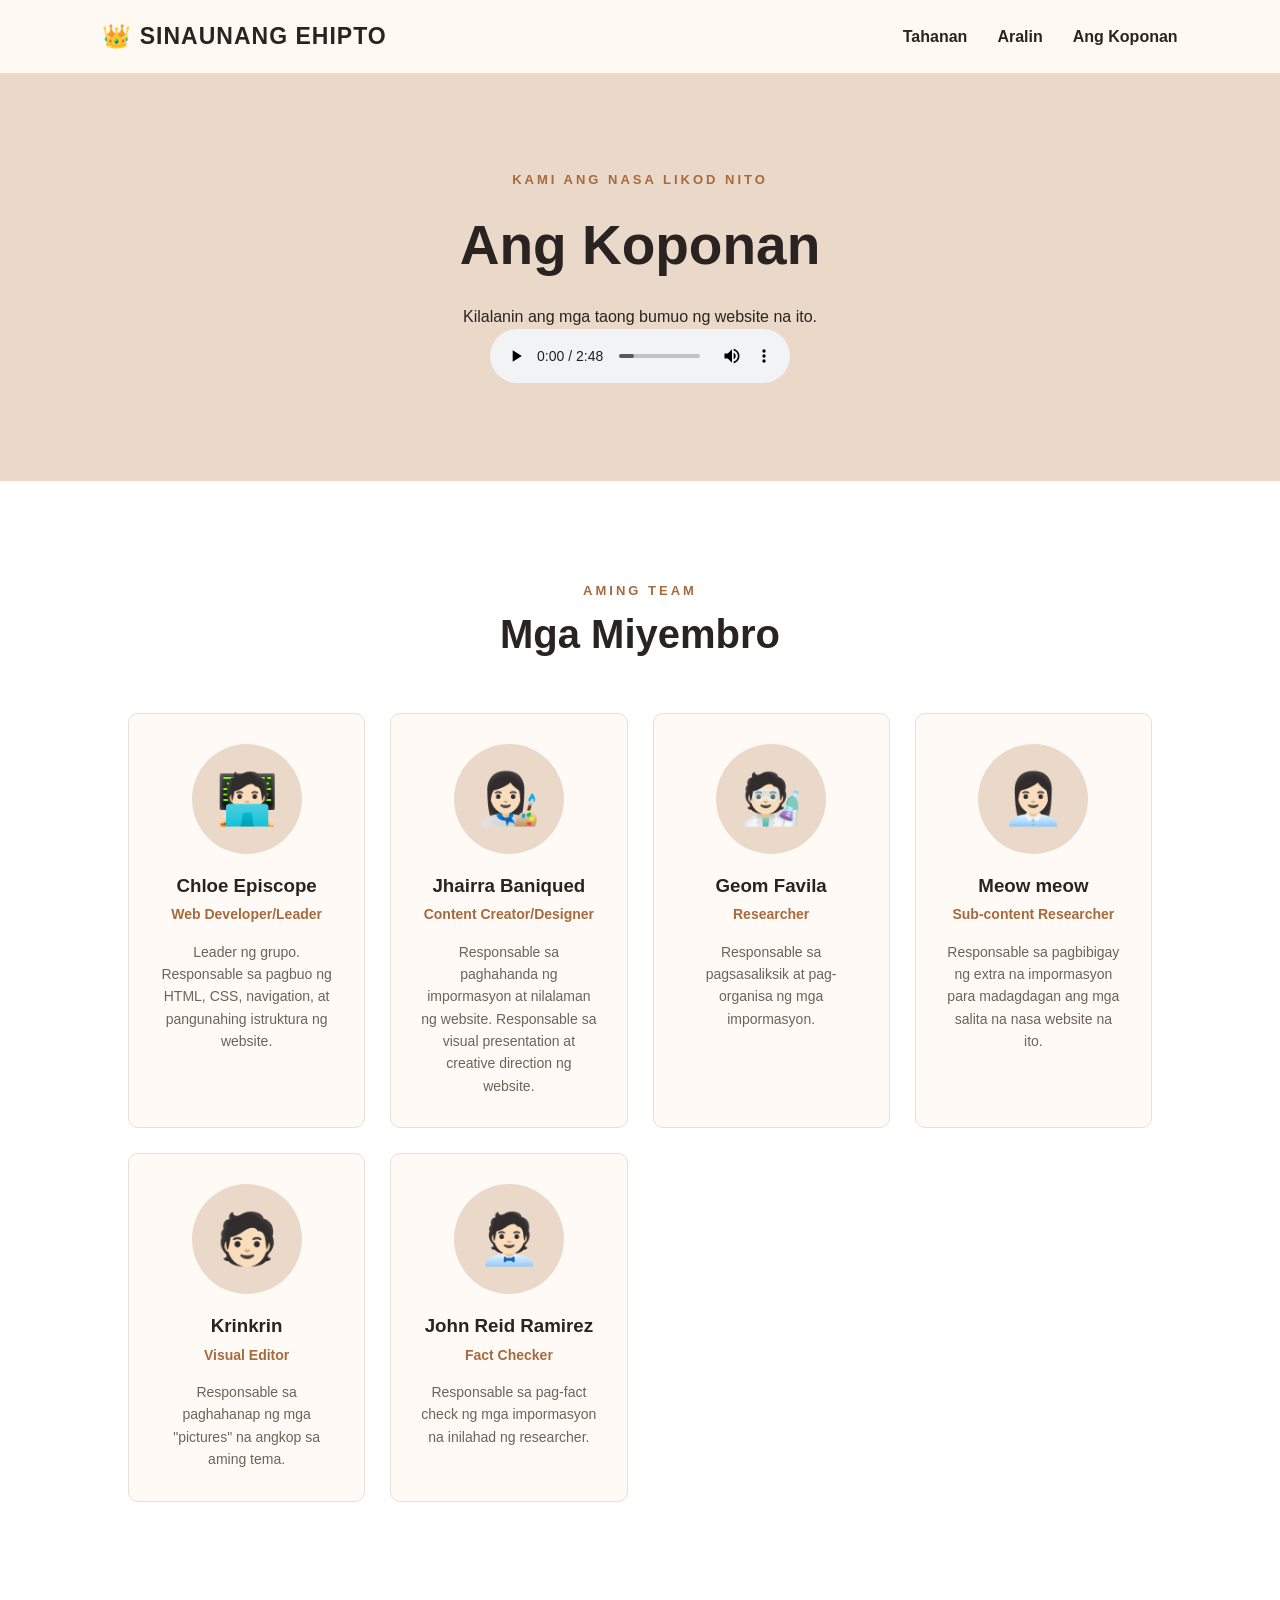
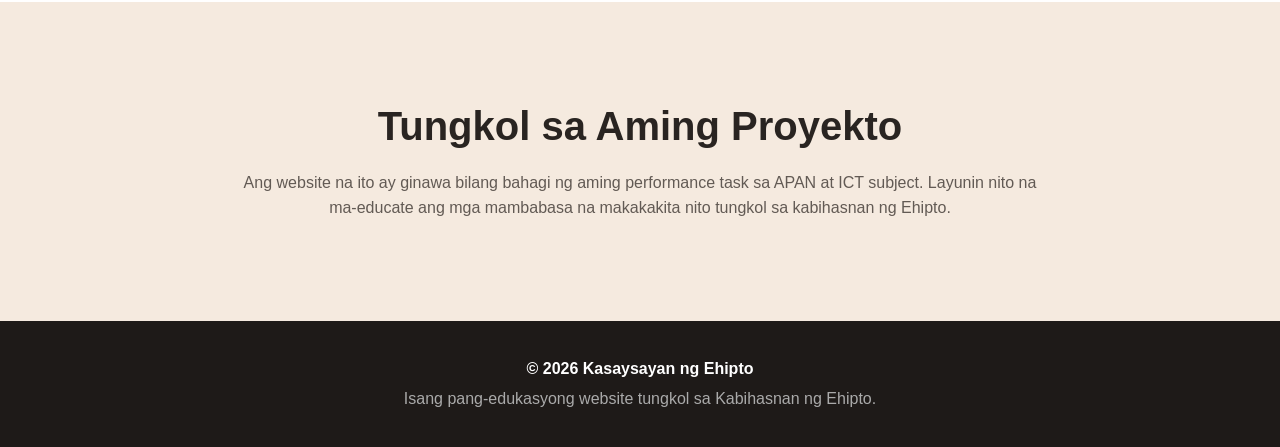
<file: koponan.html>
<!DOCTYPE html>
<html lang="tl">

<head>

    <meta charset="UTF-8">

    <meta name="viewport"
          content="width=device-width, initial-scale=1.0">

    <title>Pamana ng Ehipto | Ang Koponan</title>

    <link rel="stylesheet" href="style.css">

</head>

<body>


    <header>

        <div class="logo">
            👑 SINAUNANG EHIPTO
        </div>

        <nav>

            <a href="index.html">
                Tahanan
            </a>

            <a href="aralin.html">
                Aralin
            </a>

            <a href="koponan.html">
                Ang Koponan
            </a>

        </nav>

    </header>


    <section class="page-banner">

        <p class="small-title">
            KAMI ANG NASA LIKOD NITO
        </p>

        <h1>
            Ang Koponan
        </h1>

        <p>
            Kilalanin ang mga taong bumuo
            ng website na ito.
        </p>

<audio id="egyptMusic" controls loop>
    <source src="backgroundmusic.mp3" type="audio/mpeg">
    Hindi suportado ng iyong browser ang audio.
</audio>

    </section>


    <section class="team">

        <div class="section-heading">

            <p class="small-title">
                AMING TEAM
            </p>

            <h2>
                Mga Miyembro
            </h2>

        </div>


        <div class="team-grid">


            <div class="member">

                <div class="member-image">
                    🧑🏻‍💻
                </div>

                <h3>
                    Chloe Episcope
                </h3>

                <p class="role">
                    Web Developer/Leader
                </p>

                <p>
                    Leader ng grupo. Responsable sa pagbuo ng HTML,
                    CSS, navigation, at pangunahing
                    istruktura ng website. 
                </p>

            </div>


            <div class="member">

                <div class="member-image">
                    👩🏻‍🎨
                </div>

                <h3>
                    Jhairra Baniqued
                </h3>

                <p class="role">
                    Content Creator/Designer
                </p>

                <p>
                    Responsable sa paghahanda ng
                    impormasyon at nilalaman ng website. Responsable sa visual presentation
                    at creative direction ng website.
                </p>

            </div>


            <div class="member">

                <div class="member-image">
                    🧑🏻‍🔬
                </div>

                <h3>
                    Geom Favila
                </h3>

                <p class="role">
                    Researcher
                </p>

                <p>
                    Responsable sa pagsasaliksik at
                    pag-organisa ng mga impormasyon.
                </p>

            </div>


            <div class="member">

                <div class="member-image">
                    👩🏻‍💼
                </div>

                <h3>
                    Meow meow
                </h3>

                <p class="role">
                    Sub-content Researcher
                </p>

                <p>
                    Responsable sa pagbibigay ng extra na impormasyon
                    para madagdagan ang mga salita
                    na nasa website na ito. 
                </p>

            </div>


            <div class="member">

                <div class="member-image">
                    🧑🏻
                </div>

                <h3>
                    Krinkrin
                </h3>

                <p class="role">
                    Visual Editor
                </p>

                <p>
                    Responsable sa paghahanap ng mga "pictures" na angkop sa aming tema.
                </p>

            </div>

            <div class="member">

                <div class="member-image">
                    🧑🏻‍💼
                </div>

                <h3>
                    John Reid Ramirez
                </h3>

                <p class="role">
                    Fact Checker
                </p>

                <p>
                    Responsable sa pag-fact check ng mga impormasyon na inilahad ng researcher.
                </p>

            </div>


        </div>

    </section>


    <section class="project">

        <h2>
            Tungkol sa Aming Proyekto
        </h2>

        <p>
            Ang website na ito ay ginawa bilang bahagi
            ng aming performance task sa APAN at ICT subject.
            Layunin nito na ma-educate ang mga mambabasa na makakakita nito
            tungkol sa kabihasnan ng Ehipto.
        </p>

    </section>

    <footer>

        <p>
            © 2026 Kasaysayan ng Ehipto
        </p>

        <p>
            Isang pang-edukasyong website tungkol sa Kabihasnan ng Ehipto.
        </p>

    </footer>

<script src="script.js"></script>


</body>

</html>
</file>
<file: style.css>
* {
    margin: 0;
    padding: 0;
    box-sizing: border-box;

    font-family:
        Arial,
        Helvetica,
        sans-serif;
}


html {
    scroll-behavior: smooth;
}


body {
    background: #fffaf5;
    color: #292421;
    line-height: 1.6;
}

header {
    position: fixed;

    top: 0;
    left: 0;

    width: 100%;

    display: flex;
    justify-content: space-between;
    align-items: center;

    padding: 18px 8%;

    background: rgba(255, 250, 245, 0.96);

    border-bottom: 1px solid #eadfd5;

    z-index: 1000;
}


.logo {
    font-size: 23px;

    font-weight: bold;

    letter-spacing: 1px;
}


nav {
    display: flex;
    gap: 30px;
}


nav a {
    color: #292421;

    text-decoration: none;

    font-weight: bold;

    transition: 0.3s;
}


nav a:hover {
    color: #a66a3f;
}


button {
    border: none;

    padding: 14px 28px;

    background: #292421;

    color: white;

    font-size: 15px;

    font-weight: bold;

    cursor: pointer;

    border-radius: 6px;

    transition: 0.3s;
}


button:hover {
    background: #a66a3f;

    transform: translateY(-2px);
}


a {
    text-decoration: none;
}


.hero {
    min-height: 100vh;

    padding: 150px 10% 80px;

    display: flex;

    justify-content: center;

    align-items: center;

    text-align: center;

    background:
        linear-gradient(
            rgba(70, 45, 30, 0.68),
            rgba(70, 45, 30, 0.68)
        ),

        url("https://encrypted-tbn0.gstatic.com/images?q=tbn:ANd9GcRwEvXIicIn3GmNH7MX09RKVIuzQOCR2ZjUZ-BW1350b5SxEwtxL6G1xRct&s=10")
        center / cover;
}


.hero-content {
    max-width: 850px;

    color: white;
}


.hero h1 {
    font-size: 65px;

    line-height: 1.1;

    margin: 15px 0 25px;
}


.hero p {
    max-width: 700px;

    margin: 0 auto 30px;

    font-size: 19px;
}


.small-title {
    font-size: 13px;

    font-weight: bold;

    letter-spacing: 3px;

    color: #a66a3f;
}


.hero .small-title {
    color: #f5d9bd;
}


section {
    padding: 100px 10%;
}


.section-heading {
    text-align: center;

    margin-bottom: 55px;
}


.section-heading h2 {
    font-size: 40px;

    margin-top: 8px;
}


h2 {
    font-size: 40px;

    line-height: 1.2;
}


h3 {
    line-height: 1.3;
}


.intro {
    background: white;
}


.intro-content {
    max-width: 1100px;

    margin: auto;

    display: grid;

    grid-template-columns:
        1.5fr
        1fr;

    gap: 60px;

    align-items: center;
}


.intro-text p {
    margin-bottom: 20px;

    color: #5d554f;
}


.cat-box {
    padding: 40px;

    text-align: center;

    background: #f5eadf;

    border-radius: 12px;
}


.big-cat {
    display: block;

    font-size: 90px;

    margin-bottom: 15px;
}


.cat-box h3 {
    margin-bottom: 10px;
}


.features {
    background: #fffaf5;
}


.cards {
    max-width: 1100px;

    margin: auto;

    display: grid;

    grid-template-columns:
        repeat(3, 1fr);

    gap: 25px;
}


.card {
    padding: 35px;

    background: white;

    border: 1px solid #eadfd5;

    border-radius: 10px;

    text-align: center;

    transition: 0.3s;
}


.card:hover {
    transform: translateY(-8px);

    box-shadow:
        0 12px 30px rgba(60, 40, 25, 0.10);
}


.card-icon {
    font-size: 50px;

    margin-bottom: 20px;
}


.card h3 {
    margin-bottom: 12px;
}


.card p {
    color: #6c635d;
}


.cta {
    text-align: center;

    background: #ead9c9;
}


.cta h2 {
    margin-bottom: 15px;
}


.cta p {
    margin-bottom: 25px;

    color: #62584f;
}


.page-banner {
    padding-top: 170px;

    padding-bottom: 90px;

    text-align: center;

    background: #ead9c9;
}


.page-banner h1 {
    font-size: 55px;

    margin: 10px 0 15px;
}


.page-banner p:last-child {
    color: #62584f;
}


.lesson {
    display: grid;

    grid-template-columns: 100px 1fr;

    gap: 45px;

    max-width: 1100px;

    margin: auto;
}


.lesson.alternate {
    background: #f5eadf;

    max-width: none;

    padding-left: 15%;

    padding-right: 15%;
}


.lesson-number {
    font-size: 55px;

    font-weight: bold;

    color: #c39a76;
}


.lesson-content {
    max-width: 850px;
}


.lesson-content h2 {
    margin-bottom: 20px;
}


.lesson-content p {
    color: #625a54;

    margin-bottom: 20px;
}

.fact-box {
    margin-top: 30px;

    padding: 25px;

    background: white;

    border-left: 5px solid #a66a3f;
}


.fact-box strong {
    display: block;

    margin-bottom: 8px;

    color: #a66a3f;
}

.care-grid {
    display: grid;

    grid-template-columns:
        repeat(4, 1fr);

    gap: 20px;

    margin-top: 35px;
}


.care-grid > div {
    padding: 25px;

    background: #f5eadf;

    border-radius: 8px;

    text-align: center;
}


.care-grid span {
    display: block;

    font-size: 35px;

    margin-bottom: 10px;
}


.care-grid h3 {
    margin-bottom: 8px;
}


.care-grid p {
    font-size: 14px;
}


.summary {
    text-align: center;

    background: #292421;

    color: white;
}


.summary h2 {
    margin-bottom: 20px;
}


.summary p {
    max-width: 800px;

    margin: auto;

    color: #ddd;
}


.team {
    background: white;
}


.team-grid {
    max-width: 1100px;

    margin: auto;

    display: grid;

    grid-template-columns:
        repeat(4, 1fr);

    gap: 25px;
}


.member {
    padding: 30px;

    text-align: center;

    border: 1px solid #eadfd5;

    border-radius: 10px;

    background: #fffaf5;

    transition: 0.3s;
}


.member:hover {
    transform: translateY(-6px);
}


.member-image {
    width: 110px;

    height: 110px;

    margin: 0 auto 20px;

    display: flex;

    justify-content: center;

    align-items: center;

    border-radius: 50%;

    background: #ead9c9;

    font-size: 50px;
}


.member h3 {
    margin-bottom: 5px;
}


.member .role {
    color: #a66a3f;

    font-weight: bold;

    font-size: 14px;

    margin-bottom: 15px;
}


.member > p:last-child {
    color: #6c635d;

    font-size: 14px;
}


.project {
    text-align: center;

    background: #f5eadf;
}


.project h2 {
    margin-bottom: 20px;
}


.project p {
    max-width: 800px;

    margin: auto;

    color: #625a54;
}


footer {
    padding: 35px;

    text-align: center;

    background: #1e1a18;

    color: #aaa;
}


footer p:first-child {
    color: white;

    font-weight: bold;

    margin-bottom: 5px;
}

@media (max-width: 900px) {

    .cards {
        grid-template-columns: 1fr;
    }


    .team-grid {
        grid-template-columns:
            repeat(2, 1fr);
    }


    .care-grid {
        grid-template-columns:
            repeat(2, 1fr);
    }


    .intro-content {
        grid-template-columns: 1fr;
    }

}


@media (max-width: 700px) {

    header {
        flex-direction: column;

        gap: 12px;

        padding: 15px;
    }


    nav {
        gap: 15px;

        font-size: 14px;
    }


    .hero h1 {
        font-size: 42px;
    }


    .page-banner h1 {
        font-size: 40px;
    }


    section {
        padding: 75px 7%;
    }


    .lesson {
        grid-template-columns: 1fr;

        gap: 10px;
    }


    .lesson.alternate {
        padding-left: 7%;

        padding-right: 7%;
    }


    .lesson-number {
        font-size: 35px;
    }


    .team-grid {
        grid-template-columns: 1fr;
    }


    .care-grid {
        grid-template-columns: 1fr;
    }

}

.video-section {
    background: white;
    text-align: center;
}

.video-container {
    max-width: 900px;
    margin: auto;
}

.video-container video {
    width: 100%;
    height: auto;
    display: block;
    border-radius: 10px;
}

.lesson-image {
    width: 100%;
    max-width: 850px;
    height: 380px;
    object-fit: cover;
    display: block;
    margin-top: 30px;
    border-radius: 12px;
    border: 1px solid #eadfd5;
    box-shadow: 0 8px 25px rgba(60, 40, 25, 0.10);

    animation: floating 3s ease-in-out infinite;
}

@keyframes floating {
    0% {
        transform: translateY(0);
    }

    50% {
        transform: translateY(-8px);
    }

    100% {
        transform: translateY(0);
    }
}
.intro-text p,
.lesson-content p {
    color: #5d554f !important;
}


body {
    cursor: crosshair;
}

a, button {
    cursor: pointer;
}

.audio-section {
    background: #fffaf5;
    text-align: center;
    padding: 50px 20px;
}

.audio-section audio {
    width: 100%;
    max-width: 500px;
    margin-top: 20px;
}

.team-invite {
    background: #fffaf5;
    text-align: center;
    padding: 70px 20px;
}

.team-invite h2 {
    margin-bottom: 15px;
}

.team-invite p {
    color: #5d554f;
    max-width: 650px;
    margin: 0 auto 25px;
}

.team-button {
    display: inline-block;
    padding: 12px 24px;
    background: #292421;
    color: white;
    text-decoration: none;
    border-radius: 8px;
    transition: 0.3s;
}

.team-button:hover {
    transform: translateY(-3px);
}
</file>
